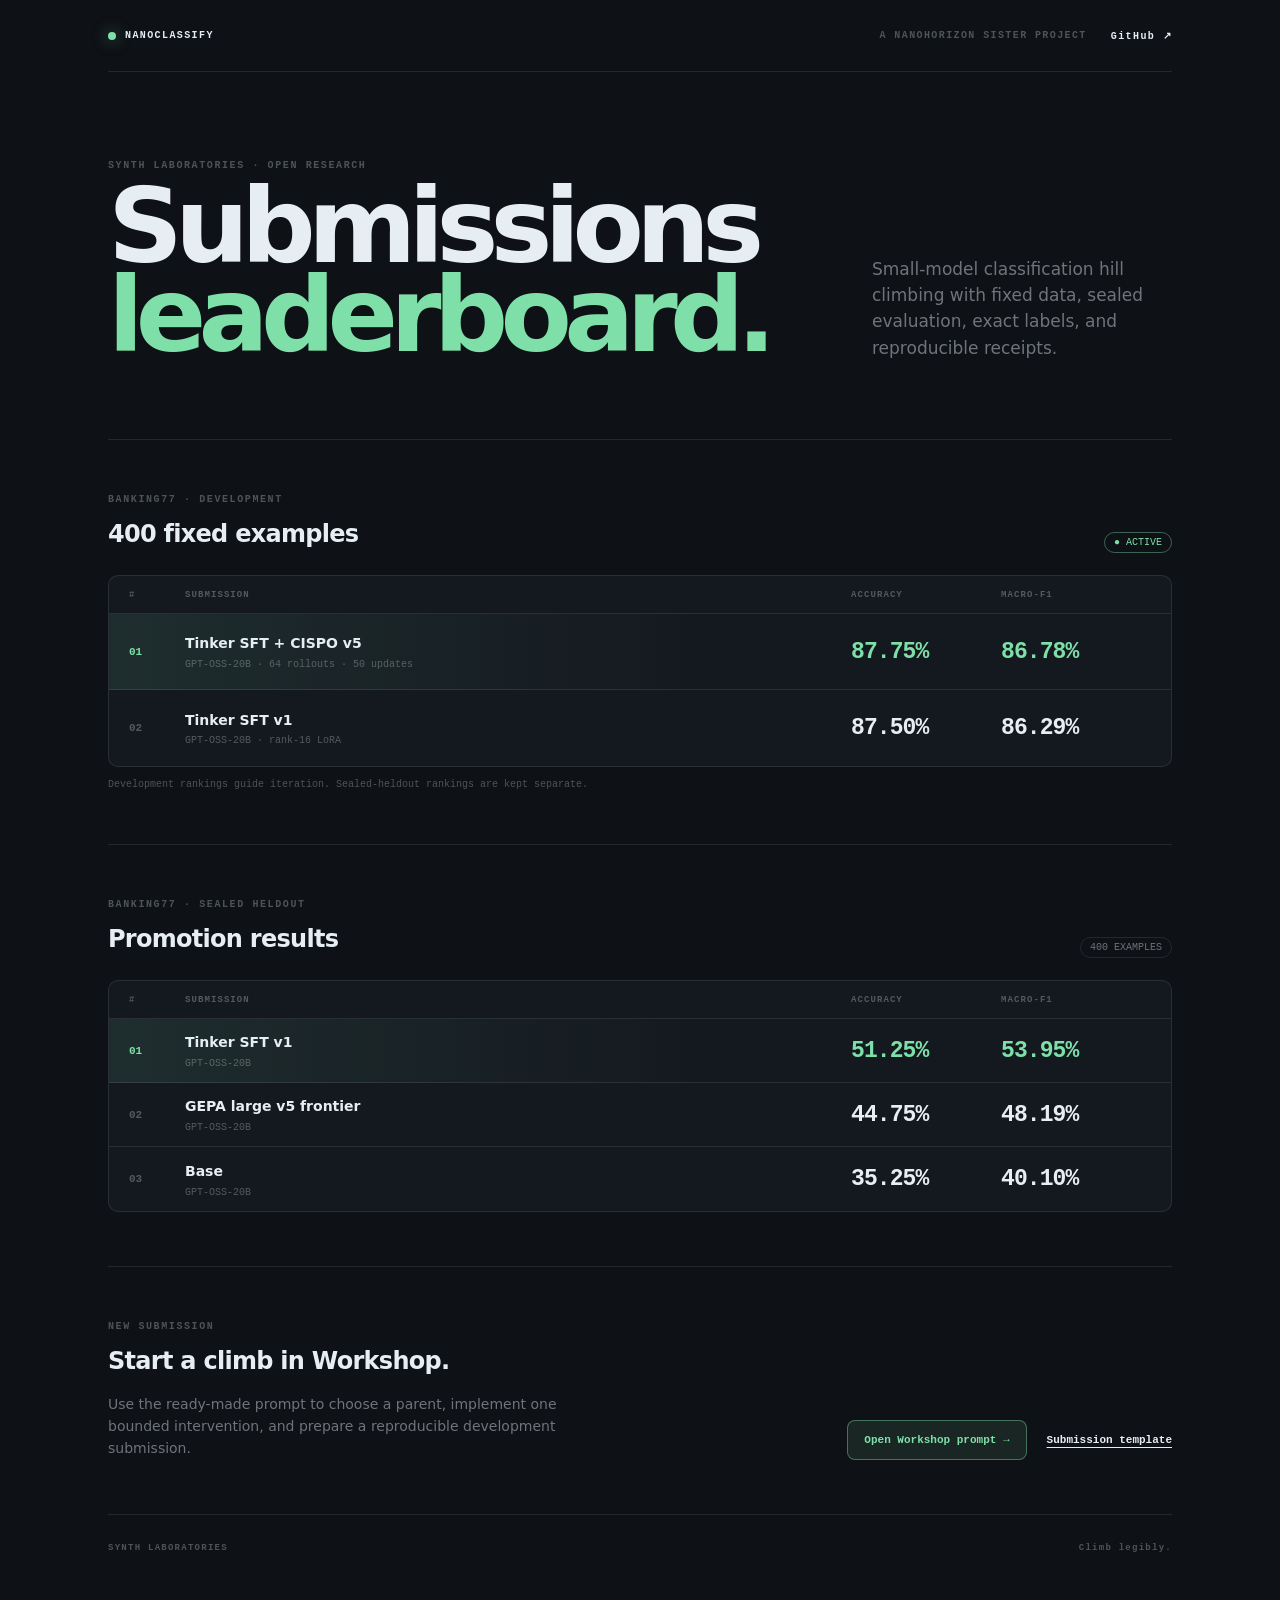
<file: site/index.html>
<!doctype html><html lang="en"><head><meta charset="utf-8"><meta name="viewport" content="width=device-width,initial-scale=1"><meta name="description" content="NanoClassify submissions leaderboard — reproducible language-model classification hill climbing from Synth Laboratories."><meta property="og:title" content="NanoClassify — submissions leaderboard"><meta property="og:description" content="Fixed data, sealed evaluation, exact labels, and honest receipts."><meta property="og:type" content="website"><meta property="og:url" content="https://synth-laboratories.github.io/nanoclassify/"><meta name="theme-color" content="#0e1116"><link rel="canonical" href="https://synth-laboratories.github.io/nanoclassify/"><link rel="icon" href="favicon.svg" type="image/svg+xml"><title>NanoClassify — submissions leaderboard</title><link rel="stylesheet" href="style.css"><link rel="stylesheet" href="leaderboard.css"></head>
<body><main><nav aria-label="Primary"><a class="mark" href="#top"><span class="signal"></span>NANOCLASSIFY</a><span class="sister">A NANOHORIZON SISTER PROJECT</span><a href="https://github.com/synth-laboratories/nanoclassify">GitHub ↗</a></nav>
<header id="top"><div><p class="cap">SYNTH LABORATORIES · OPEN RESEARCH</p><h1>Submissions<br><span>leaderboard.</span></h1></div><p class="lede">Small-model classification hill climbing with fixed data, sealed evaluation, exact labels, and reproducible receipts.</p></header>
<section><div class="section-head"><div><p class="cap">BANKING77 · DEVELOPMENT</p><h2>400 fixed examples</h2></div><span class="pill live">● ACTIVE</span></div><div class="board" role="table"><div class="board-head"><span>#</span><span>Submission</span><span>Accuracy</span><span>Macro-F1</span></div><a class="board-row leader" href="https://github.com/synth-laboratories/nanoclassify/tree/main/records/tinker/banking77-gpt-oss-20b-cispo-v5-64r-50u"><span>01</span><span><b>Tinker SFT + CISPO v5</b><small>GPT-OSS-20B · 64 rollouts · 50 updates</small></span><span>87.75%</span><span>86.78%</span></a><a class="board-row" href="https://github.com/synth-laboratories/nanoclassify/tree/main/records/tinker/banking77-gpt-oss-20b-sft-v1"><span>02</span><span><b>Tinker SFT v1</b><small>GPT-OSS-20B · rank-16 LoRA</small></span><span>87.50%</span><span>86.29%</span></a></div><p class="note">Development rankings guide iteration. Sealed-heldout rankings are kept separate.</p></section>
<section><div class="section-head"><div><p class="cap">BANKING77 · SEALED HELDOUT</p><h2>Promotion results</h2></div><span class="pill">400 EXAMPLES</span></div><div class="board compact"><div class="board-head"><span>#</span><span>Submission</span><span>Accuracy</span><span>Macro-F1</span></div><a class="board-row leader" href="https://github.com/synth-laboratories/nanoclassify/tree/main/records/tinker/banking77-gpt-oss-20b-sft-v1/official-heldout-400"><span>01</span><span><b>Tinker SFT v1</b><small>GPT-OSS-20B</small></span><span>51.25%</span><span>53.95%</span></a><a class="board-row" href="https://github.com/synth-laboratories/nanoclassify/tree/main/records/banking77-gepa-oss20b-large-v5-heldout"><span>02</span><span><b>GEPA large v5 frontier</b><small>GPT-OSS-20B</small></span><span>44.75%</span><span>48.19%</span></a><a class="board-row" href="https://github.com/synth-laboratories/nanoclassify/tree/main/records/banking77-hard-v5-tinker-gpt-oss-20b-base-400-seed-20260906"><span>03</span><span><b>Base</b><small>GPT-OSS-20B</small></span><span>35.25%</span><span>40.10%</span></a></div></section>
<section class="start"><div><p class="cap">NEW SUBMISSION</p><h2>Start a climb in Workshop.</h2><p>Use the ready-made prompt to choose a parent, implement one bounded intervention, and prepare a reproducible development submission.</p></div><div class="actions"><a class="primary" href="https://github.com/synth-laboratories/nanoclassify/blob/main/WORKSHOP_PROMPT.md">Open Workshop prompt →</a><a href="https://github.com/synth-laboratories/nanoclassify/tree/main/submissions/template">Submission template</a></div></section></main><footer><span>SYNTH LABORATORIES</span><span>Climb legibly.</span></footer></body></html>
</file>
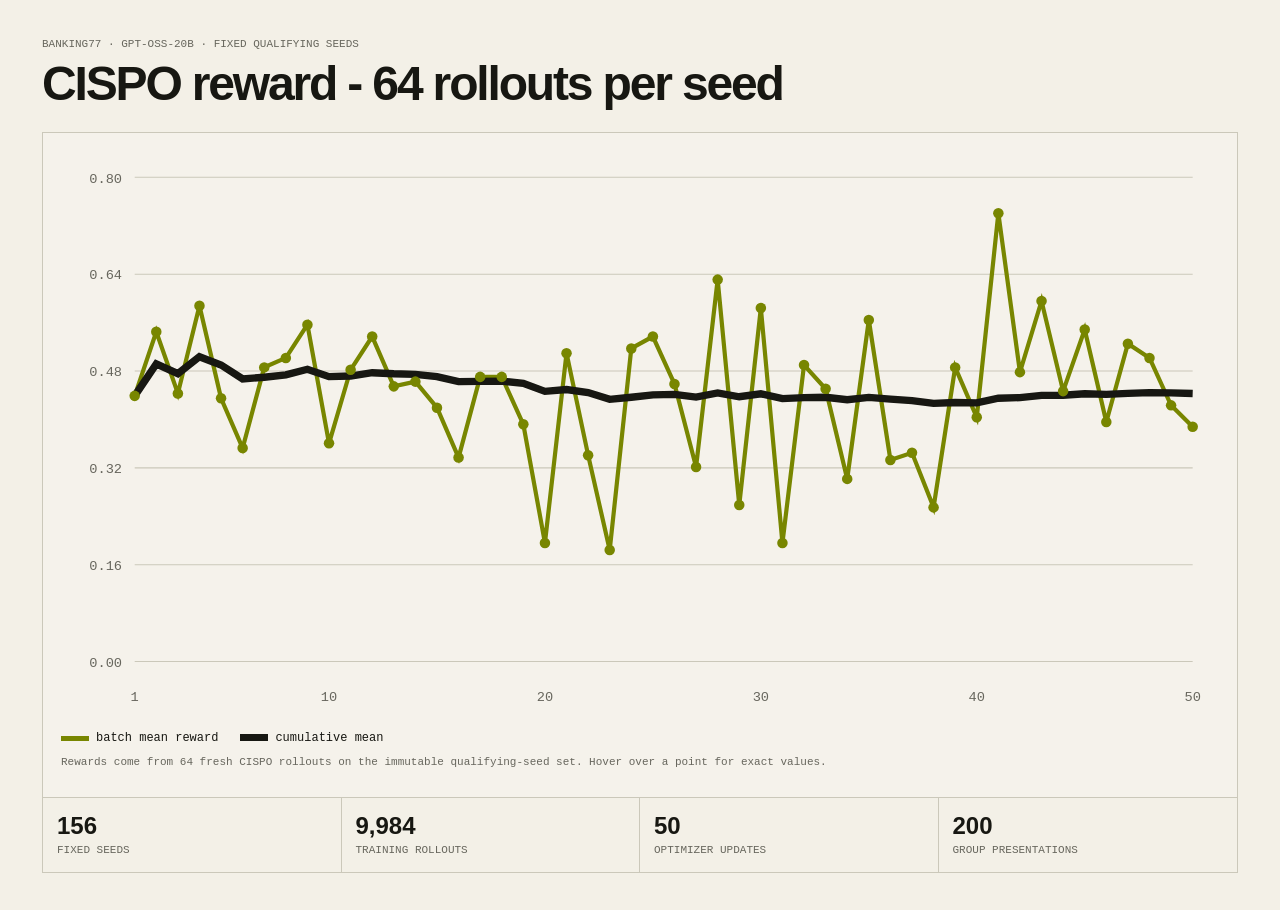
<file: records/tinker/banking77-gpt-oss-20b-cispo-v5-64r-50u/train-reward.html>
<!doctype html><html lang='en'><head><meta charset='utf-8'>
<meta name='viewport' content='width=device-width,initial-scale=1'><title>CISPO reward - 64 rollouts per seed</title>
<style>:root{--p:#f3f0e7;--i:#171712;--m:#67665d;--o:#788600;--a:#dfff42;--g:#cbc8ba}*{box-sizing:border-box}body{margin:0;background:var(--p);color:var(--i);font-family:ui-monospace,SFMono-Regular,Menlo,monospace}main{padding:34px 42px}h1{font:800 clamp(28px,4vw,48px)/1 Arial,sans-serif;letter-spacing:-.045em;margin:8px 0 24px}.chart{border:1px solid var(--g);padding:18px;background:#ffffff24}svg{width:100%;height:auto;display:block}.stats{display:grid;grid-template-columns:repeat(4,1fr);border:1px solid var(--g);border-top:0}.stats div{padding:14px;border-right:1px solid var(--g)}.stats div:last-child{border:0}b{display:block;font:700 24px Arial,sans-serif}span,.note{font-size:11px;color:var(--m)}.legend{display:flex;gap:22px;font-size:12px;margin-top:12px}.line{display:inline-block;width:28px;height:5px;background:var(--o);margin-right:7px}.mean{background:var(--i);height:7px}.tip{position:fixed;display:none;background:var(--i);color:var(--p);padding:8px;font-size:12px;pointer-events:none}@media(max-width:700px){main{padding:20px 14px}.stats{grid-template-columns:repeat(2,1fr)}}</style></head>
<body><main><span>BANKING77 · GPT-OSS-20B · FIXED QUALIFYING SEEDS</span><h1>CISPO reward - 64 rollouts per seed</h1><div class='chart'><svg id='p' viewBox='0 0 1100 540'></svg><div class='legend'><div><i class='line'></i>batch mean reward</div><div><i class='line mean'></i>cumulative mean</div></div><p class='note'>Rewards come from 64 fresh CISPO rollouts on the immutable qualifying-seed set. Hover over a point for exact values.</p></div><div class='stats'><div><b>156</b><span>FIXED SEEDS</span></div><div><b>9,984</b><span>TRAINING ROLLOUTS</span></div><div><b>50</b><span>OPTIMIZER UPDATES</span></div><div><b>200</b><span>GROUP PRESENTATIONS</span></div></div></main><div class='tip' id='t'></div>
<script>const r=[0.4375, 0.54296875, 0.44140625, 0.5859375, 0.43359375, 0.3515625, 0.484375, 0.5, 0.5546875, 0.359375, 0.48046875, 0.53515625, 0.453125, 0.4609375, 0.41796875, 0.3359375, 0.46875, 0.46875, 0.390625, 0.1953125, 0.5078125, 0.33984375, 0.18359375, 0.515625, 0.53515625, 0.45703125, 0.3203125, 0.62890625, 0.2578125, 0.58203125, 0.1953125, 0.48828125, 0.44921875, 0.30078125, 0.5625, 0.33203125, 0.34375, 0.25390625, 0.484375, 0.40234375, 0.73828125, 0.4765625, 0.59375, 0.4453125, 0.546875, 0.39453125, 0.5234375, 0.5, 0.421875, 0.38671875],c=r.map((_,i)=>r.slice(0,i+1).reduce((a,b)=>a+b,0)/(i+1)),s=document.querySelector('#p'),N='http://www.w3.org/2000/svg',W=1100,H=540,m={l:70,r:25,t:25,b:55},mx=Math.max(.4,...r)*1.08,x=i=>m.l+i/(r.length-1)*(W-m.l-m.r),y=v=>H-m.b-v/mx*(H-m.t-m.b),e=(n,a={})=>{let q=document.createElementNS(N,n);Object.entries(a).forEach(([k,v])=>q.setAttribute(k,v));return q};for(let k=0;k<=5;k++){let v=mx*k/5,Y=y(v);s.append(e('line',{x1:m.l,y1:Y,x2:W-m.r,y2:Y,stroke:'#cbc8ba'}));let z=e('text',{x:m.l-12,y:Y+5,'text-anchor':'end',fill:'#67665d','font-size':13});z.textContent=v.toFixed(2);s.append(z)}let path=v=>v.map((q,i)=>(i?'L':'M')+x(i)+','+y(q)).join(' ');s.append(e('path',{d:path(r),fill:'none',stroke:'#788600','stroke-width':4}));s.append(e('path',{d:path(c),fill:'none',stroke:'#171712','stroke-width':7}));let t=document.querySelector('#t');r.forEach((v,i)=>{let q=e('circle',{cx:x(i),cy:y(v),r:5,fill:'#788600'});q.onmouseenter=a=>{t.style.display='block';t.style.left=a.clientX+12+'px';t.style.top=a.clientY+12+'px';t.textContent=`update ${i+1} · reward ${v.toFixed(4)} · cumulative ${c[i].toFixed(4)}`};q.onmouseleave=()=>t.style.display='none';s.append(q)});[1,10,20,30,40,50].forEach(v=>{let z=e('text',{x:x(v-1),y:H-18,'text-anchor':'middle',fill:'#67665d','font-size':13});z.textContent=v;s.append(z)})</script></body></html>
</file>
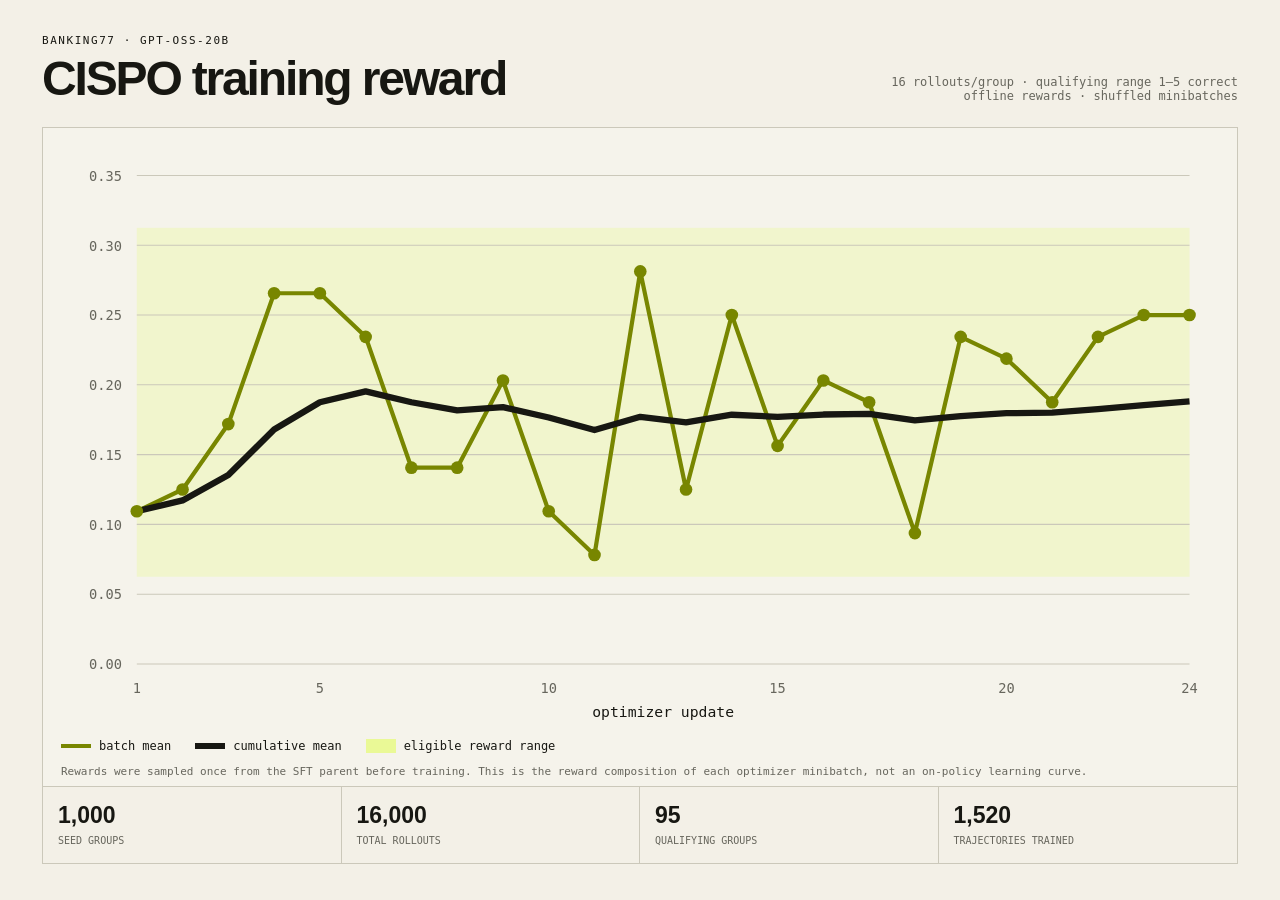
<file: records/tinker/banking77-gpt-oss-20b-sft-cispo-upfront-v4-16r/train-reward.html>
<!doctype html>
<html lang="en">
<head>
<meta charset="utf-8"><meta name="viewport" content="width=device-width,initial-scale=1">
<title>CISPO training reward</title>
<style>
:root{--paper:#f3f0e7;--ink:#171712;--muted:#67665d;--olive:#788600;--acid:#dfff42;--grid:#cbc8ba}
*{box-sizing:border-box}body{margin:0;background:var(--paper);color:var(--ink);font-family:ui-monospace,SFMono-Regular,Menlo,monospace}
main{padding:34px 42px 28px;min-height:100vh}header{display:flex;align-items:flex-end;justify-content:space-between;gap:20px;margin-bottom:24px}
h1{font:800 clamp(27px,4vw,48px)/1 Arial,sans-serif;letter-spacing:-.045em;margin:0}.meta{color:var(--muted);font-size:12px;text-align:right}
.chart{position:relative;background:rgba(255,255,255,.18);border:1px solid var(--grid);padding:18px 18px 8px}svg{display:block;width:100%;height:auto}
.tooltip{position:fixed;display:none;background:var(--ink);color:var(--paper);padding:8px 10px;font-size:12px;pointer-events:none}
.legend{display:flex;gap:24px;margin:14px 0 0;font-size:12px}.key{display:flex;align-items:center;gap:8px}.swatch{width:30px;height:4px;background:var(--olive)}.swatch.mean{background:var(--ink);height:6px}
.note{color:var(--muted);font-size:11px;margin:12px 0 0}.summary{display:grid;grid-template-columns:repeat(4,1fr);border:1px solid var(--grid);border-top:0}.summary div{padding:15px;border-right:1px solid var(--grid)}.summary div:last-child{border:0}.summary b{display:block;font:700 23px Arial,sans-serif}.summary span{font-size:10px;color:var(--muted)}
@media(max-width:700px){main{padding:22px 16px}header{align-items:flex-start;flex-direction:column}.meta{text-align:left}.summary{grid-template-columns:repeat(2,1fr)}}
</style></head>
<body><main><header><div><div style="font-size:11px;letter-spacing:.14em;margin-bottom:8px">BANKING77 · GPT-OSS-20B</div><h1>CISPO training reward</h1></div><div class="meta">16 rollouts/group · qualifying range 1–5 correct<br>offline rewards · shuffled minibatches</div></header>
<div class="chart"><svg id="plot" viewBox="0 0 1100 550" role="img" aria-label="CISPO batch and cumulative mean reward by optimizer update"></svg>
<div class="legend"><div class="key"><i class="swatch"></i>batch mean</div><div class="key"><i class="swatch mean"></i>cumulative mean</div><div class="key"><i class="swatch" style="background:var(--acid);height:14px;opacity:.5"></i>eligible reward range</div></div>
<p class="note">Rewards were sampled once from the SFT parent before training. This is the reward composition of each optimizer minibatch, not an on-policy learning curve.</p></div>
<div class="summary"><div><b>1,000</b><span>SEED GROUPS</span></div><div><b>16,000</b><span>TOTAL ROLLOUTS</span></div><div><b>95</b><span>QUALIFYING GROUPS</span></div><div><b>1,520</b><span>TRAJECTORIES TRAINED</span></div></div>
</main><div class="tooltip" id="tip"></div>
<script>
const rewards=[.109375,.125,.171875,.265625,.265625,.234375,.140625,.140625,.203125,.109375,.078125,.28125,.125,.25,.15625,.203125,.1875,.09375,.234375,.21875,.1875,.234375,.25,.25];
const means=rewards.map((_,i)=>rewards.slice(0,i+1).reduce((a,b)=>a+b,0)/(i+1));
const svg=document.querySelector('#plot'),NS='http://www.w3.org/2000/svg',W=1100,H=550,m={l:72,r:28,t:28,b:58},max=.35;
const x=i=>m.l+i/(rewards.length-1)*(W-m.l-m.r), y=v=>H-m.b-v/max*(H-m.t-m.b);
const el=(name,attrs={})=>{const n=document.createElementNS(NS,name);for(const[k,v]of Object.entries(attrs))n.setAttribute(k,v);return n};
svg.append(el('rect',{x:m.l,y:y(5/16),width:W-m.l-m.r,height:y(1/16)-y(5/16),fill:'#dfff42',opacity:'.18'}));
for(let v=0;v<=.35;v+=.05){svg.append(el('line',{x1:m.l,y1:y(v),x2:W-m.r,y2:y(v),stroke:'#cbc8ba','stroke-width':1}));const t=el('text',{x:m.l-14,y:y(v)+5,'text-anchor':'end',fill:'#67665d','font-size':13});t.textContent=v.toFixed(2);svg.append(t)}
for(const i of [0,4,9,14,19,23]){const t=el('text',{x:x(i),y:H-m.b+28,'text-anchor':'middle',fill:'#67665d','font-size':13});t.textContent=i+1;svg.append(t)}
const path=vals=>vals.map((v,i)=>(i?'L':'M')+x(i)+','+y(v)).join(' ');
svg.append(el('path',{d:path(rewards),fill:'none',stroke:'#788600','stroke-width':4,'stroke-linejoin':'round'}));
svg.append(el('path',{d:path(means),fill:'none',stroke:'#171712','stroke-width':6,'stroke-linejoin':'round'}));
const tip=document.querySelector('#tip');rewards.forEach((v,i)=>{const c=el('circle',{cx:x(i),cy:y(v),r:6,fill:'#788600',tabindex:0});c.addEventListener('mouseenter',e=>{tip.style.display='block';tip.textContent=`update ${i+1} · batch ${v.toFixed(3)} · cumulative ${means[i].toFixed(3)}`;tip.style.left=e.clientX+14+'px';tip.style.top=e.clientY+14+'px'});c.addEventListener('mouseleave',()=>tip.style.display='none');svg.append(c)});
const label=el('text',{x:(m.l+W-m.r)/2,y:H-8,'text-anchor':'middle',fill:'#171712','font-size':14});label.textContent='optimizer update';svg.append(label);
</script></body></html>
</file>
<file: site/style.css>
:root{--offwhite:#e6edf3;--bg:#0e1116;--panel:#141920;--edge:rgba(230,237,243,.10);--dim:rgba(230,237,243,.45);--dimmer:rgba(230,237,243,.30);--lit:#7ee0a8;--warn:#f0a848;--risk:#e0684a;color-scheme:dark}*{box-sizing:border-box}html{scroll-behavior:smooth}body{margin:0;background:var(--bg);color:var(--offwhite);font:14px/1.55 ui-sans-serif,system-ui,sans-serif}body:before{content:"";position:fixed;inset:0;pointer-events:none;background-image:linear-gradient(var(--edge) 1px,transparent 1px),linear-gradient(90deg,var(--edge) 1px,transparent 1px);background-size:64px 64px;mask-image:linear-gradient(to bottom,rgba(0,0,0,.38),transparent 58%);opacity:.22}main,footer{position:relative;max-width:1120px;margin:auto;padding-left:28px;padding-right:28px}a{color:inherit}nav{height:72px;display:flex;align-items:center;gap:24px;border-bottom:1px solid var(--edge);font:700 10px ui-monospace,monospace;letter-spacing:.14em}nav a{text-decoration:none}.mark{display:flex;align-items:center;gap:9px;margin-right:auto}.signal{width:8px;height:8px;border-radius:50%;background:var(--lit);box-shadow:0 0 16px rgba(126,224,168,.55)}.sister{color:var(--dimmer)}header{display:grid;grid-template-columns:1.4fr .6fr;align-items:end;gap:64px;padding:88px 0 78px;border-bottom:1px solid var(--edge)}.cap{margin:0 0 10px;color:var(--dimmer);font:700 10px/1.2 ui-monospace,monospace;letter-spacing:.16em}h1{margin:0;font:700 clamp(54px,9vw,104px)/.86 ui-sans-serif,system-ui;letter-spacing:-.075em}h1 span{color:var(--lit)}h2{margin:0;font-size:24px;letter-spacing:-.03em}.lede{max-width:370px;margin:0;color:var(--dim);font-size:17px}section{padding:54px 0;border-bottom:1px solid var(--edge)}.section-head{display:flex;align-items:flex-end;justify-content:space-between;gap:20px;margin-bottom:22px}.pill{border:1px solid var(--edge);border-radius:999px;padding:4px 9px;color:var(--dim);font:10px ui-monospace,monospace}.pill.live{color:var(--lit);border-color:rgba(126,224,168,.4)}.note{margin:12px 0 0;color:var(--dimmer);font:10px ui-monospace,monospace}.start{display:grid;grid-template-columns:1fr 1fr;gap:70px;align-items:end}.start p:not(.cap){max-width:570px;margin:14px 0 0;color:var(--dim)}.actions{display:flex;align-items:center;justify-content:flex-end;gap:20px;font:700 11px ui-monospace,monospace}.actions a{text-underline-offset:4px}.actions .primary{padding:13px 16px;border:1px solid rgba(126,224,168,.42);border-radius:8px;background:rgba(126,224,168,.1);color:var(--lit);text-decoration:none}footer{display:flex;justify-content:space-between;padding-top:28px;padding-bottom:48px;color:var(--dimmer);font:700 9px ui-monospace,monospace;letter-spacing:.14em}@media(max-width:720px){main,footer{padding-left:16px;padding-right:16px}.sister{display:none}header{grid-template-columns:1fr;gap:30px;padding:60px 0}.start{grid-template-columns:1fr;gap:28px}.actions{align-items:flex-start;justify-content:flex-start;flex-direction:column}section{padding:42px 0}}
</file>
<file: site/leaderboard.css>
.board{overflow:hidden;border:1px solid var(--edge);border-radius:10px;background:var(--panel)}.board-head,.board-row{display:grid;grid-template-columns:56px 1fr 150px 150px;align-items:center;min-height:76px;padding:0 20px;border-bottom:1px solid var(--edge)}.board-head{min-height:38px;color:var(--dimmer);font:700 9px ui-monospace,monospace;letter-spacing:.12em;text-transform:uppercase}.board-row:last-child{border-bottom:0}.board-row{text-decoration:none;transition:background .15s}.board-row:hover{background:rgba(230,237,243,.035)}.board-row>span:first-child{color:var(--dimmer);font:700 11px ui-monospace,monospace}.board-row>span:nth-child(n+3){font:700 23px ui-monospace,monospace;letter-spacing:-.04em}.board-row b{font-size:14px}.board-row small{display:block;margin-top:4px;color:var(--dimmer);font:10px ui-monospace,monospace}.board-row.leader{background:linear-gradient(90deg,rgba(126,224,168,.10),transparent 55%)}.board-row.leader>span:first-child,.board-row.leader>span:nth-child(n+3){color:var(--lit)}.compact .board-row{min-height:64px}@media(max-width:720px){.board{overflow-x:auto}.board-head,.board-row{grid-template-columns:38px minmax(170px,1fr) 90px 90px;min-width:500px;padding:0 12px}.board-row>span:nth-child(n+3){font-size:16px}}
</file>
